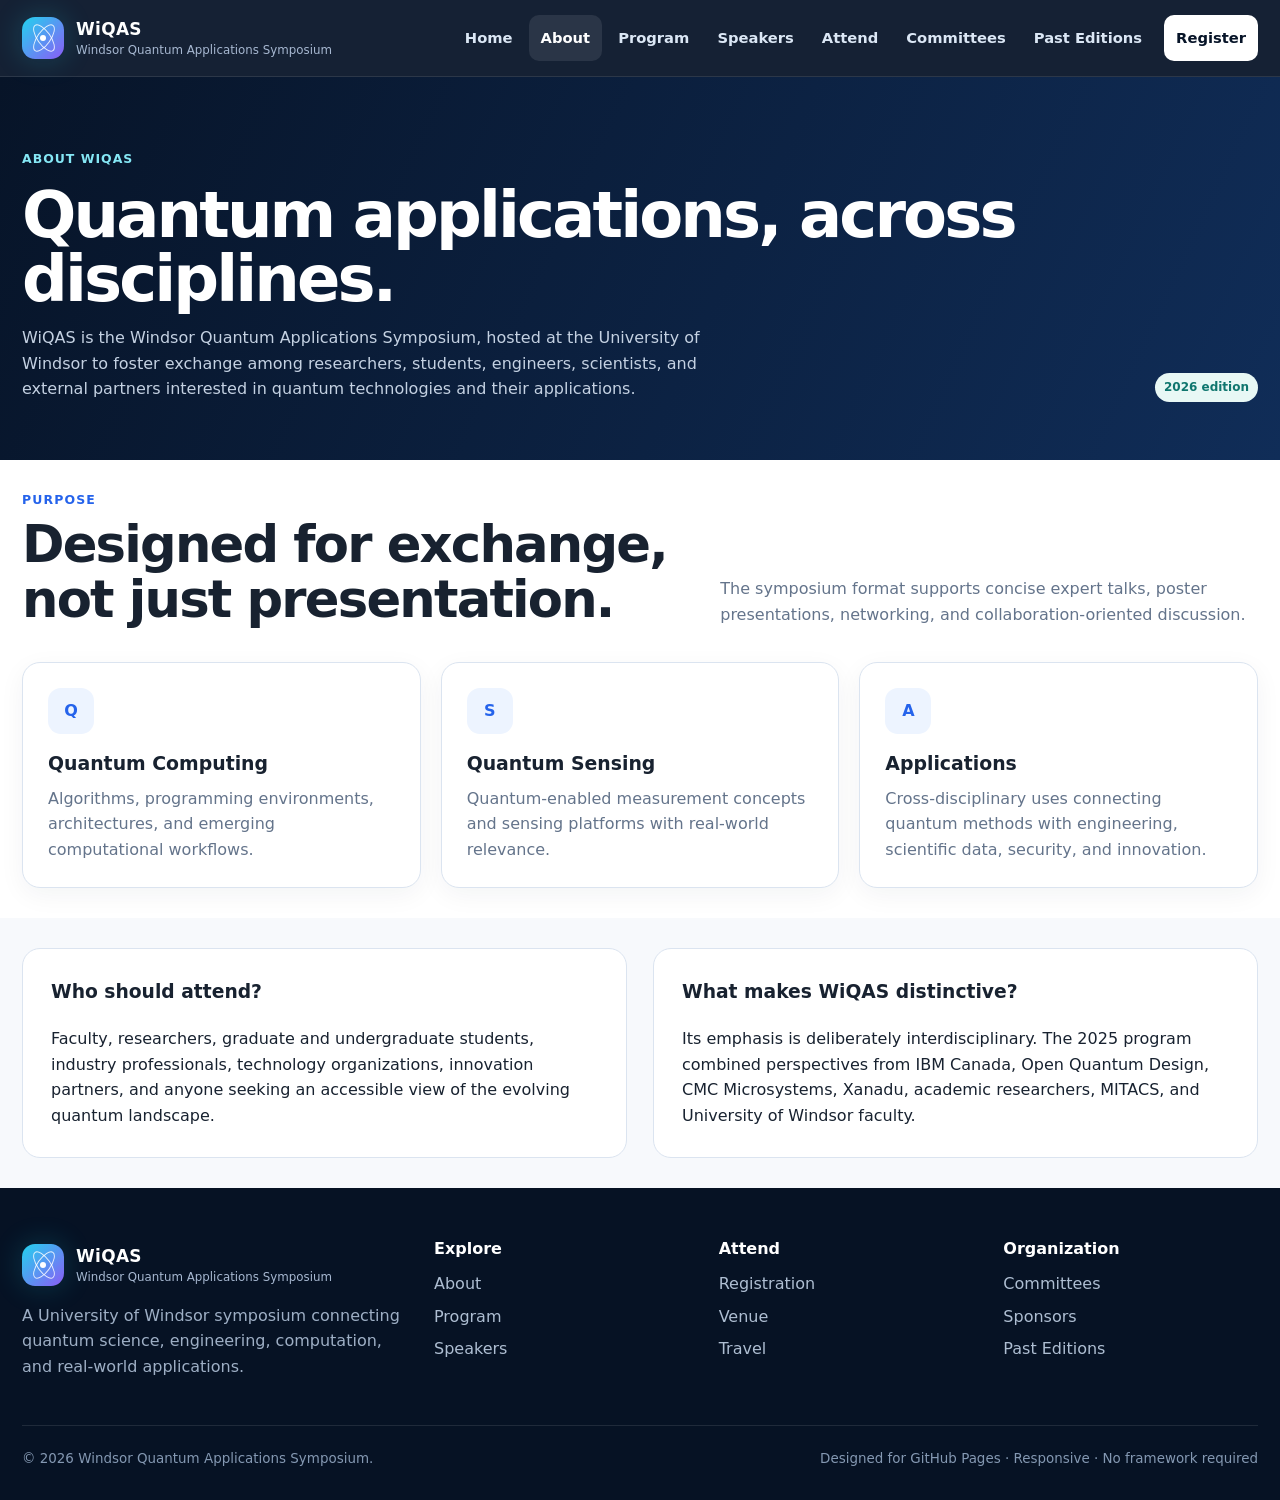
<file: about.html>
<!doctype html><html lang="en"><head><meta charset="utf-8"><meta name="viewport" content="width=device-width,initial-scale=1"><title>About | WiQAS</title><link rel="stylesheet" href="styles.css"></head><body><a class="skip-link" href="#main">Skip to content</a>
<header class="site-header">
  <div class="nav-wrap">
    <a class="brand" href="index.html" aria-label="WiQAS home">
      <span class="brand-mark" aria-hidden="true"><span class="brand-dot"></span></span>
      <span class="brand-text"><strong>WiQAS</strong><span>Windsor Quantum Applications Symposium</span></span>
    </a>
    <button class="menu-toggle" aria-label="Toggle navigation" aria-expanded="false">☰</button>
    <nav class="nav-links" aria-label="Primary navigation">
      <a href="index.html">Home</a>
      <a href="about.html">About</a>
      <a href="program.html">Program</a>
      <a href="speakers.html">Speakers</a>
      <a href="attend.html">Attend</a>
      <a href="organizers.html">Committees</a>
      <a href="past.html">Past Editions</a>
      <a class="nav-cta" href="attend.html#registration">Register</a>
    </nav>
  </div>
</header>
<main id="main"><section class="page-hero"><div class="container"><div><div class="page-tag">About WiQAS</div><h1>Quantum applications, across disciplines.</h1><p>WiQAS is the Windsor Quantum Applications Symposium, hosted at the University of Windsor to foster exchange among researchers, students, engineers, scientists, and external partners interested in quantum technologies and their applications.</p></div><span class="badge">2026 edition</span></div></section>
<section class="section"><div class="container"><div class="section-head"><div><div class="kicker">Purpose</div><h2>Designed for exchange, not just presentation.</h2></div><p>The symposium format supports concise expert talks, poster presentations, networking, and collaboration-oriented discussion.</p></div><div class="card-grid"><article class="card"><div class="icon-box">Q</div><h3>Quantum Computing</h3><p>Algorithms, programming environments, architectures, and emerging computational workflows.</p></article><article class="card"><div class="icon-box">S</div><h3>Quantum Sensing</h3><p>Quantum-enabled measurement concepts and sensing platforms with real-world relevance.</p></article><article class="card"><div class="icon-box">A</div><h3>Applications</h3><p>Cross-disciplinary uses connecting quantum methods with engineering, scientific data, security, and innovation.</p></article></div></div></section>
<section class="section alt"><div class="container two-col"><div class="content-card"><h3>Who should attend?</h3><p>Faculty, researchers, graduate and undergraduate students, industry professionals, technology organizations, innovation partners, and anyone seeking an accessible view of the evolving quantum landscape.</p></div><div class="content-card"><h3>What makes WiQAS distinctive?</h3><p>Its emphasis is deliberately interdisciplinary. The 2025 program combined perspectives from IBM Canada, Open Quantum Design, CMC Microsystems, Xanadu, academic researchers, MITACS, and University of Windsor faculty.</p></div></div></section>
</main><footer>
  <div class="footer-grid">
    <div class="footer-brand">
      <a class="brand" href="index.html"><span class="brand-mark" aria-hidden="true"><span class="brand-dot"></span></span><span class="brand-text"><strong>WiQAS</strong><span>Windsor Quantum Applications Symposium</span></span></a>
      <p>A University of Windsor symposium connecting quantum science, engineering, computation, and real-world applications.</p>
    </div>
    <div><h4>Explore</h4><a href="about.html">About</a><a href="program.html">Program</a><a href="speakers.html">Speakers</a></div>
    <div><h4>Attend</h4><a href="attend.html#registration">Registration</a><a href="attend.html#venue">Venue</a><a href="attend.html#travel">Travel</a></div>
    <div><h4>Organization</h4><a href="organizers.html">Committees</a><a href="organizers.html#sponsors">Sponsors</a><a href="past.html">Past Editions</a></div>
  </div>
  <div class="copyright"><span>© <span data-year></span> Windsor Quantum Applications Symposium.</span><span>Designed for GitHub Pages · Responsive · No framework required</span></div>
</footer>
<script src="script.js"></script></body></html>
</file>
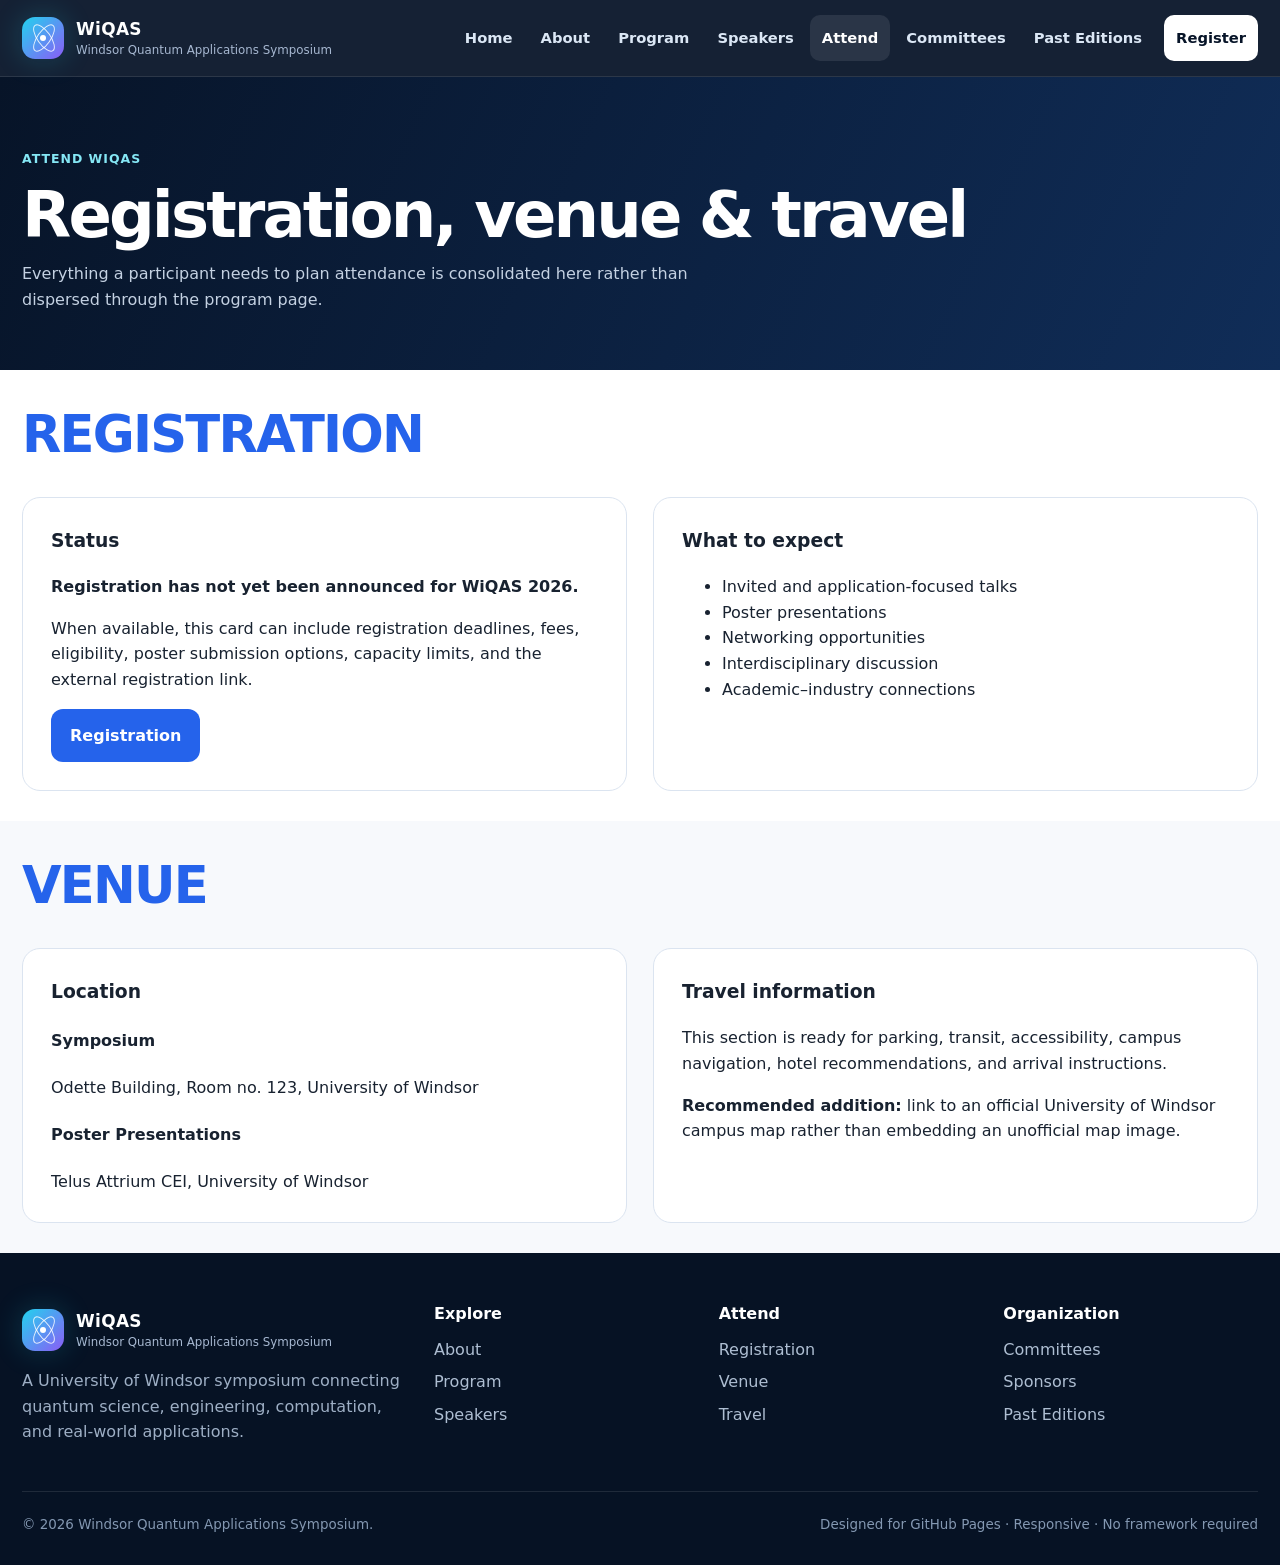
<file: attend.html>
<!doctype html><html lang="en"><head><meta charset="utf-8"><meta name="viewport" content="width=device-width,initial-scale=1"><title>Attend | WiQAS</title><link rel="stylesheet" href="styles.css"></head><body><a class="skip-link" href="#main">Skip to content</a>
<header class="site-header">
  <div class="nav-wrap">
    <a class="brand" href="index.html" aria-label="WiQAS home">
      <span class="brand-mark" aria-hidden="true"><span class="brand-dot"></span></span>
      <span class="brand-text"><strong>WiQAS</strong><span>Windsor Quantum Applications Symposium</span></span>
    </a>
    <button class="menu-toggle" aria-label="Toggle navigation" aria-expanded="false">☰</button>
    <nav class="nav-links" aria-label="Primary navigation">
      <a href="index.html">Home</a>
      <a href="about.html">About</a>
      <a href="program.html">Program</a>
      <a href="speakers.html">Speakers</a>
      <a href="attend.html">Attend</a>
      <a href="organizers.html">Committees</a>
      <a href="past.html">Past Editions</a>
      <a class="nav-cta" href="attend.html#registration">Register</a>
    </nav>
  </div>
</header>
<main id="main"><section class="page-hero"><div class="container"><div><div class="page-tag">Attend WiQAS</div><h1>Registration, venue & travel</h1><p>Everything a participant needs to plan attendance is consolidated here rather than dispersed through the program page.</p></div></div></section>
<section class="section" id="registration"><div class="container"><div class="section-head"><div><div class="kicker"><h2>Registration</h2></div></div></div><div class="two-col"><div class="content-card"><h3>Status</h3><p><strong>Registration has not yet been announced for WiQAS 2026.</strong></p><p>When available, this card can include registration deadlines, fees, eligibility, poster submission options, capacity limits, and the external registration link.</p><a class="btn btn-blue" href="#" onclick="return false" aria-disabled="true">Registration</a></div><div class="content-card"><h3>What to expect</h3><ul><li>Invited and application-focused talks</li><li>Poster presentations</li><li>Networking opportunities</li><li>Interdisciplinary discussion</li><li>Academic–industry connections</li></ul></div></div></div></section>
<section class="section alt" id="venue"><div class="container"><div class="section-head"><div><div class="kicker"><h2>Venue</h2></div></div></div><div class="two-col"><div class="content-card"><h3>Location</h3><h4>Symposium</h4><p>Odette Building, Room no. 123, University of Windsor</p><h4>Poster Presentations</h4><p>Telus Attrium CEI, University of Windsor</p></div><div class="content-card" id="travel"><h3>Travel information</h3><p>This section is ready for parking, transit, accessibility, campus navigation, hotel recommendations, and arrival instructions.</p><p><strong>Recommended addition:</strong> link to an official University of Windsor campus map rather than embedding an unofficial map image.</p></div></div></div></section>
</main><footer>
  <div class="footer-grid">
    <div class="footer-brand">
      <a class="brand" href="index.html"><span class="brand-mark" aria-hidden="true"><span class="brand-dot"></span></span><span class="brand-text"><strong>WiQAS</strong><span>Windsor Quantum Applications Symposium</span></span></a>
      <p>A University of Windsor symposium connecting quantum science, engineering, computation, and real-world applications.</p>
    </div>
    <div><h4>Explore</h4><a href="about.html">About</a><a href="program.html">Program</a><a href="speakers.html">Speakers</a></div>
    <div><h4>Attend</h4><a href="attend.html#registration">Registration</a><a href="attend.html#venue">Venue</a><a href="attend.html#travel">Travel</a></div>
    <div><h4>Organization</h4><a href="organizers.html">Committees</a><a href="organizers.html#sponsors">Sponsors</a><a href="past.html">Past Editions</a></div>
  </div>
  <div class="copyright"><span>© <span data-year></span> Windsor Quantum Applications Symposium.</span><span>Designed for GitHub Pages · Responsive · No framework required</span></div>
</footer>
<script src="script.js"></script></body></html>
</file>
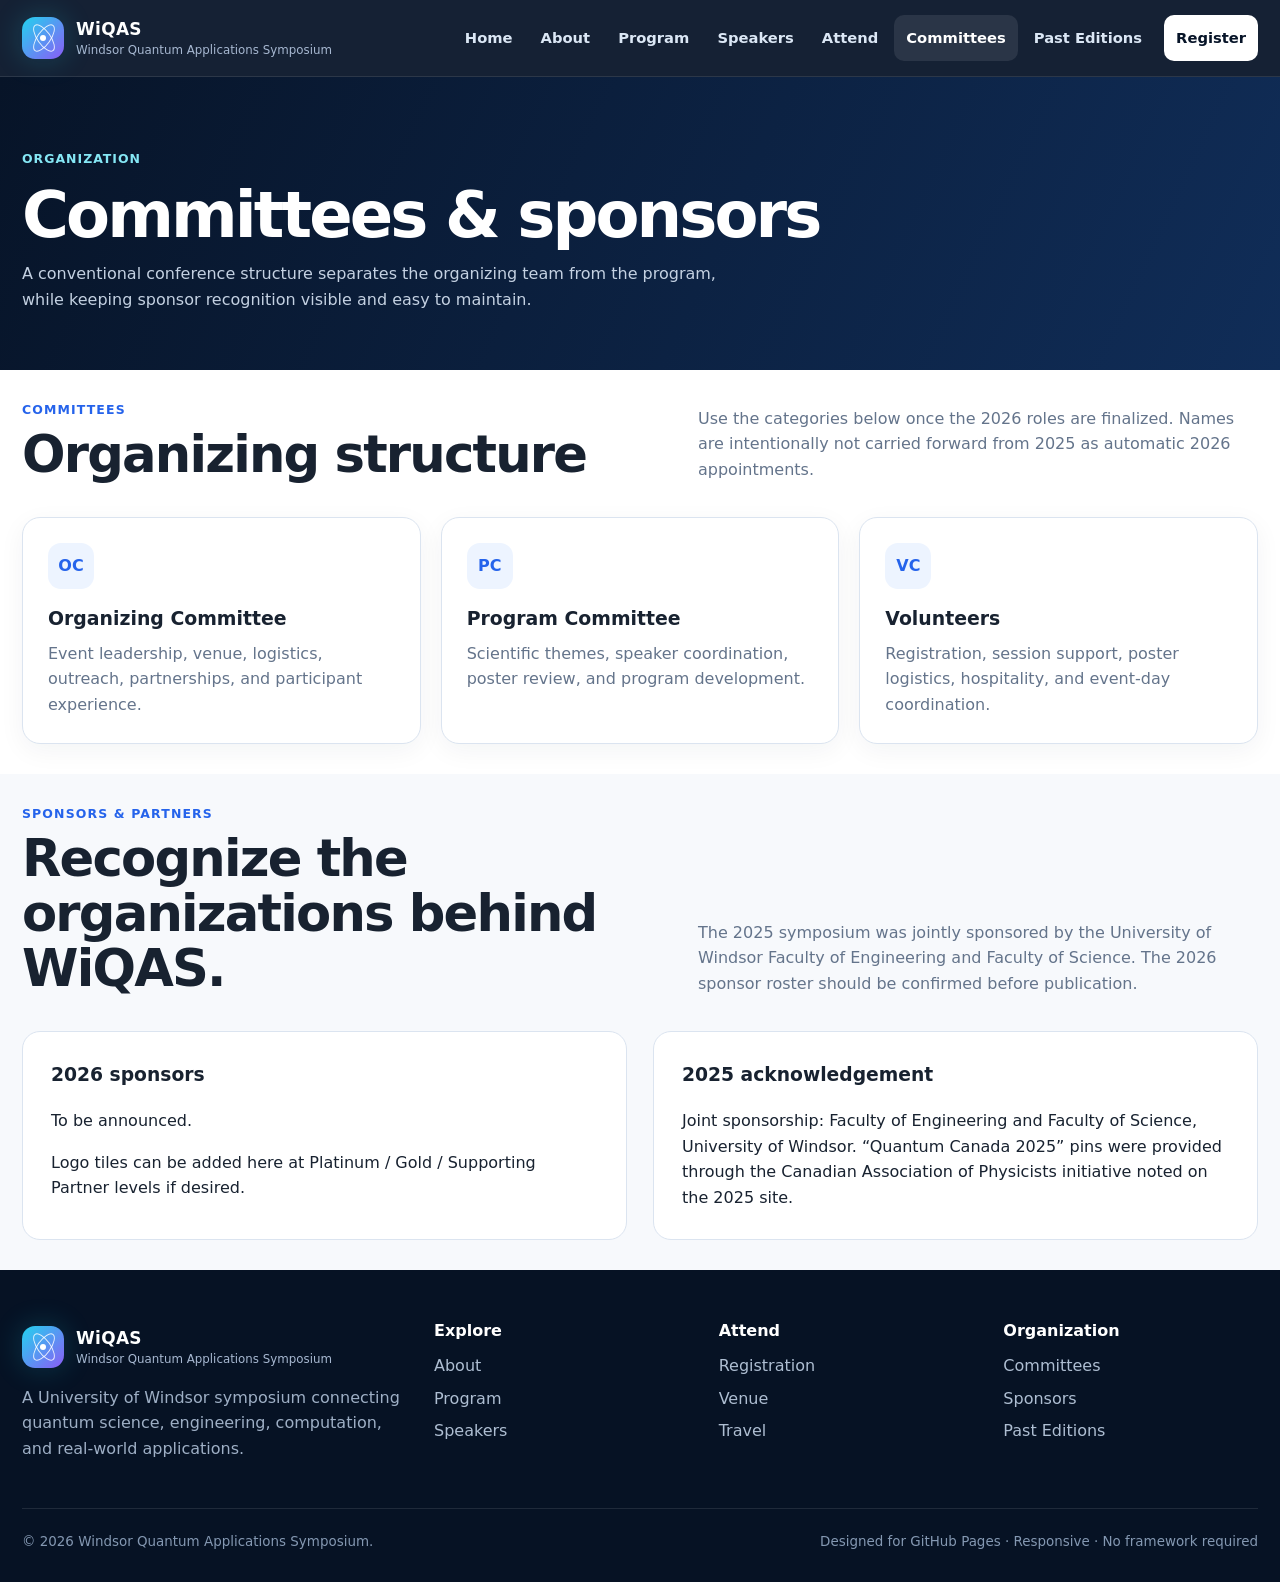
<file: organizers.html>
<!doctype html><html lang="en"><head><meta charset="utf-8"><meta name="viewport" content="width=device-width,initial-scale=1"><title>Committees & Sponsors | WiQAS</title><link rel="stylesheet" href="styles.css"></head><body><a class="skip-link" href="#main">Skip to content</a>
<header class="site-header">
  <div class="nav-wrap">
    <a class="brand" href="index.html" aria-label="WiQAS home">
      <span class="brand-mark" aria-hidden="true"><span class="brand-dot"></span></span>
      <span class="brand-text"><strong>WiQAS</strong><span>Windsor Quantum Applications Symposium</span></span>
    </a>
    <button class="menu-toggle" aria-label="Toggle navigation" aria-expanded="false">☰</button>
    <nav class="nav-links" aria-label="Primary navigation">
      <a href="index.html">Home</a>
      <a href="about.html">About</a>
      <a href="program.html">Program</a>
      <a href="speakers.html">Speakers</a>
      <a href="attend.html">Attend</a>
      <a href="organizers.html">Committees</a>
      <a href="past.html">Past Editions</a>
      <a class="nav-cta" href="attend.html#registration">Register</a>
    </nav>
  </div>
</header>
<main id="main"><section class="page-hero"><div class="container"><div><div class="page-tag">Organization</div><h1>Committees & sponsors</h1><p>A conventional conference structure separates the organizing team from the program, while keeping sponsor recognition visible and easy to maintain.</p></div></div></section>
<section class="section"><div class="container"><div class="section-head"><div><div class="kicker">Committees</div><h2>Organizing structure</h2></div><p>Use the categories below once the 2026 roles are finalized. Names are intentionally not carried forward from 2025 as automatic 2026 appointments.</p></div><div class="card-grid"><article class="card"><div class="icon-box">OC</div><h3>Organizing Committee</h3><p>Event leadership, venue, logistics, outreach, partnerships, and participant experience.</p></article><article class="card"><div class="icon-box">PC</div><h3>Program Committee</h3><p>Scientific themes, speaker coordination, poster review, and program development.</p></article><article class="card"><div class="icon-box">VC</div><h3>Volunteers</h3><p>Registration, session support, poster logistics, hospitality, and event-day coordination.</p></article></div></div></section>
<section class="section alt" id="sponsors"><div class="container"><div class="section-head"><div><div class="kicker">Sponsors & partners</div><h2>Recognize the organizations behind WiQAS.</h2></div><p>The 2025 symposium was jointly sponsored by the University of Windsor Faculty of Engineering and Faculty of Science. The 2026 sponsor roster should be confirmed before publication.</p></div><div class="two-col"><div class="content-card"><h3>2026 sponsors</h3><p>To be announced.</p><p>Logo tiles can be added here at Platinum / Gold / Supporting Partner levels if desired.</p></div><div class="content-card"><h3>2025 acknowledgement</h3><p>Joint sponsorship: Faculty of Engineering and Faculty of Science, University of Windsor. “Quantum Canada 2025” pins were provided through the Canadian Association of Physicists initiative noted on the 2025 site.</p></div></div></div></section>
</main><footer>
  <div class="footer-grid">
    <div class="footer-brand">
      <a class="brand" href="index.html"><span class="brand-mark" aria-hidden="true"><span class="brand-dot"></span></span><span class="brand-text"><strong>WiQAS</strong><span>Windsor Quantum Applications Symposium</span></span></a>
      <p>A University of Windsor symposium connecting quantum science, engineering, computation, and real-world applications.</p>
    </div>
    <div><h4>Explore</h4><a href="about.html">About</a><a href="program.html">Program</a><a href="speakers.html">Speakers</a></div>
    <div><h4>Attend</h4><a href="attend.html#registration">Registration</a><a href="attend.html#venue">Venue</a><a href="attend.html#travel">Travel</a></div>
    <div><h4>Organization</h4><a href="organizers.html">Committees</a><a href="organizers.html#sponsors">Sponsors</a><a href="past.html">Past Editions</a></div>
  </div>
  <div class="copyright"><span>© <span data-year></span> Windsor Quantum Applications Symposium.</span><span>Designed for GitHub Pages · Responsive · No framework required</span></div>
</footer>
<script src="script.js"></script></body></html>
</file>
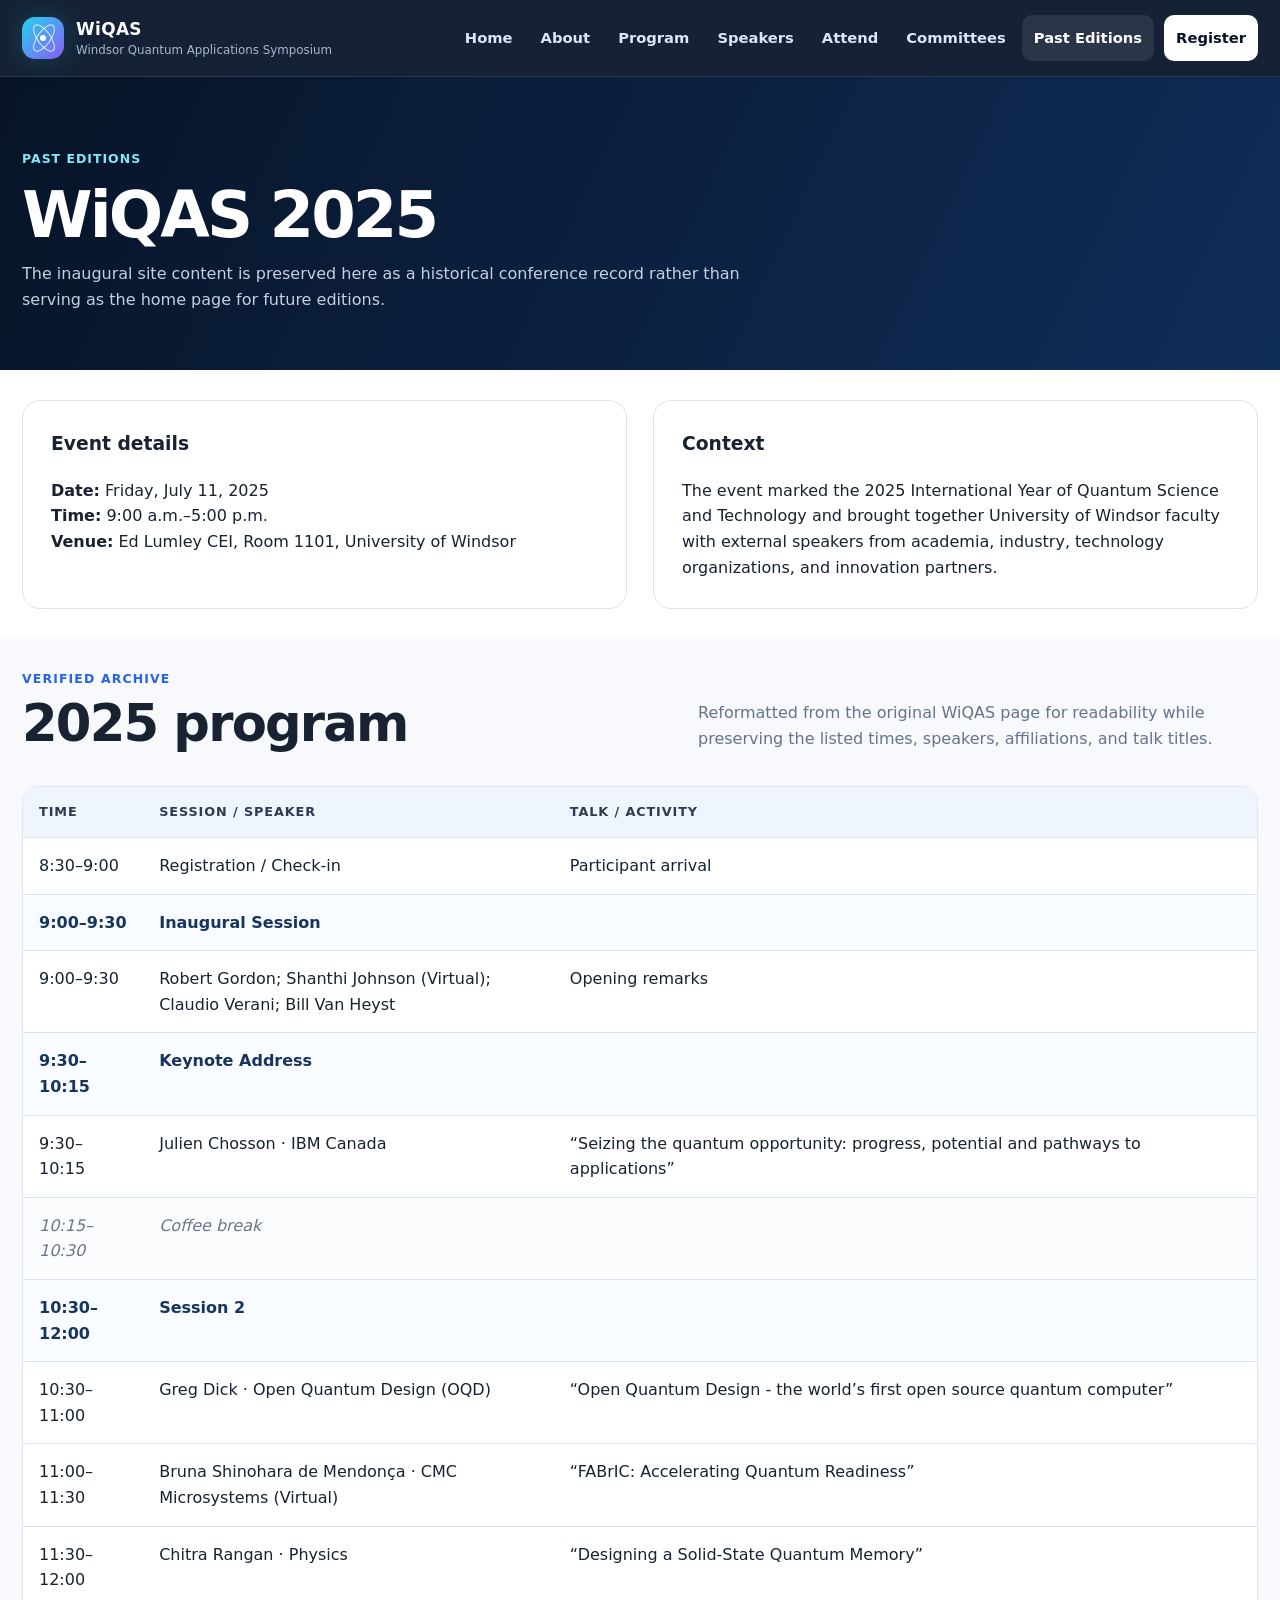
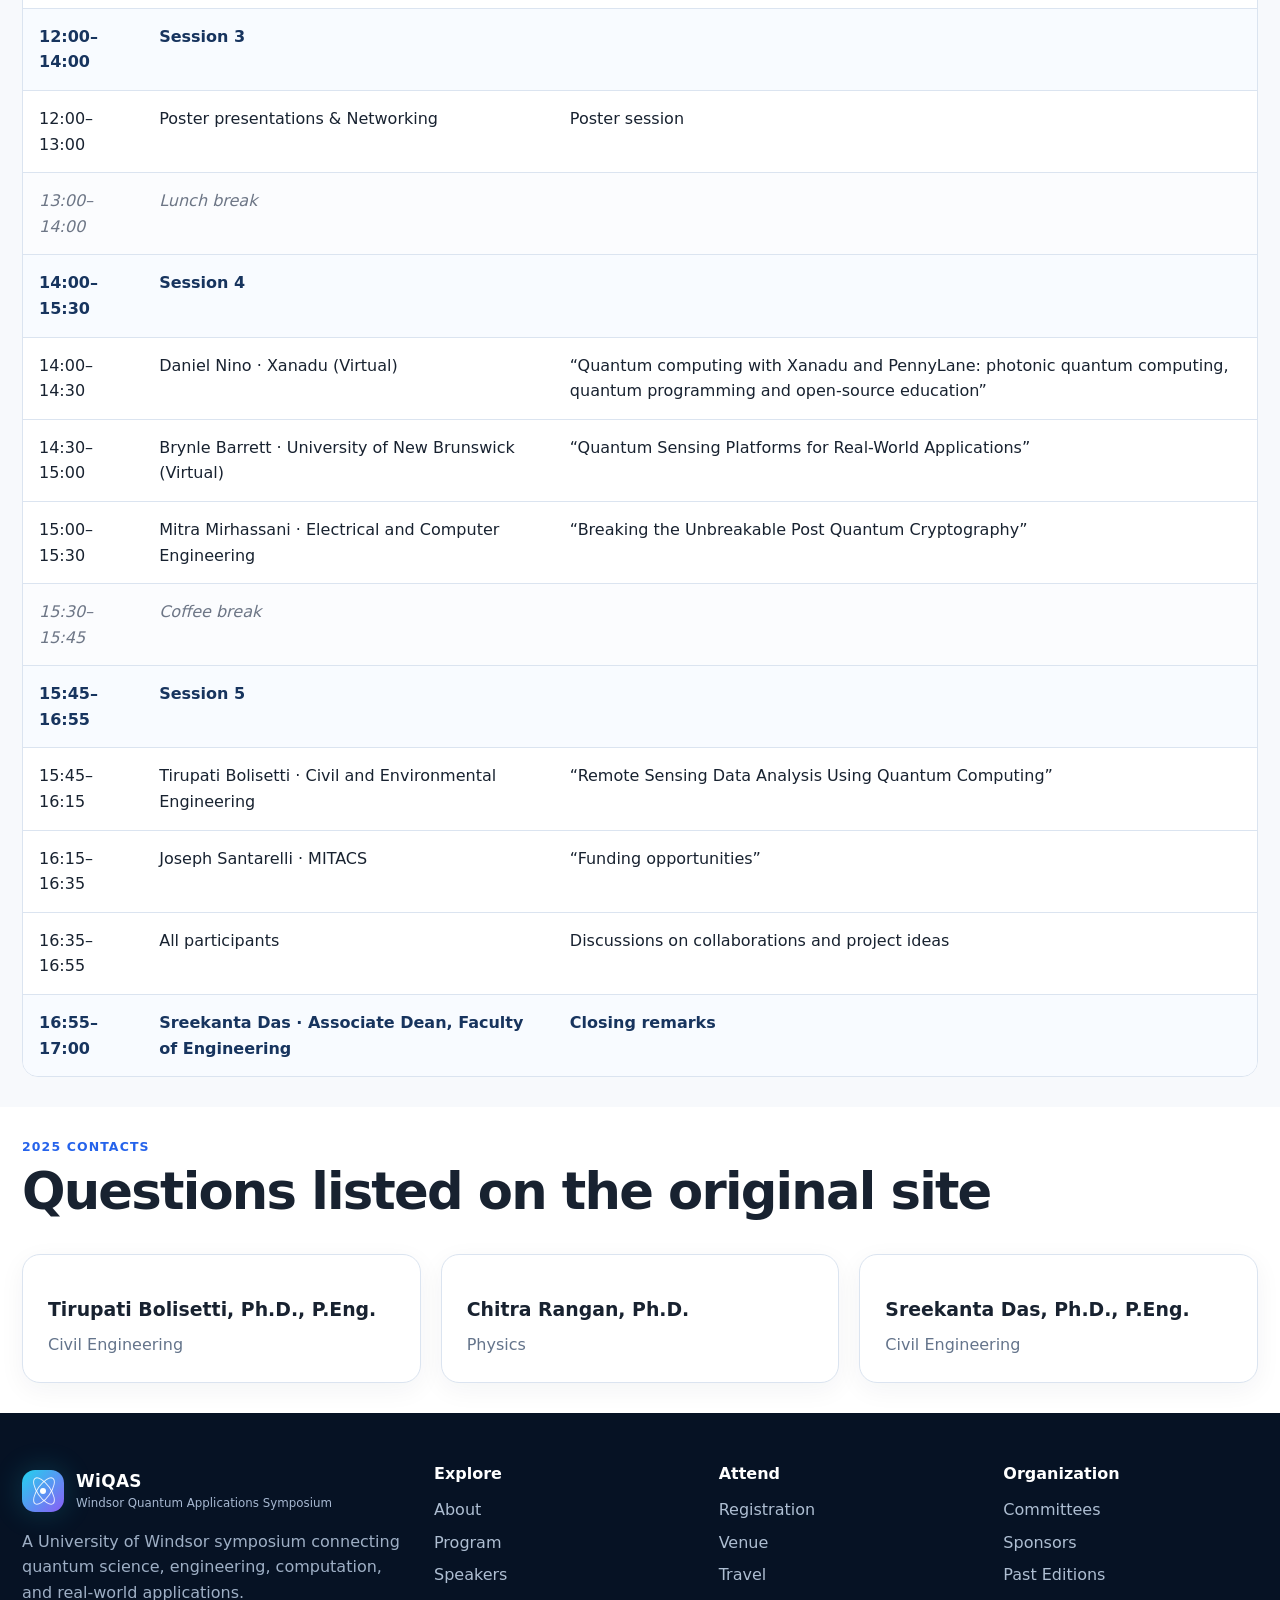
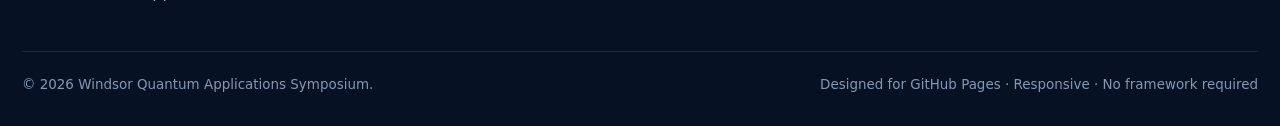
<file: past.html>
<!doctype html><html lang="en"><head><meta charset="utf-8"><meta name="viewport" content="width=device-width,initial-scale=1"><title>Past Editions | WiQAS</title><link rel="stylesheet" href="styles.css"></head><body><a class="skip-link" href="#main">Skip to content</a>
<header class="site-header">
  <div class="nav-wrap">
    <a class="brand" href="index.html" aria-label="WiQAS home">
      <span class="brand-mark" aria-hidden="true"><span class="brand-dot"></span></span>
      <span class="brand-text"><strong>WiQAS</strong><span>Windsor Quantum Applications Symposium</span></span>
    </a>
    <button class="menu-toggle" aria-label="Toggle navigation" aria-expanded="false">☰</button>
    <nav class="nav-links" aria-label="Primary navigation">
      <a href="index.html">Home</a>
      <a href="about.html">About</a>
      <a href="program.html">Program</a>
      <a href="speakers.html">Speakers</a>
      <a href="attend.html">Attend</a>
      <a href="organizers.html">Committees</a>
      <a href="past.html">Past Editions</a>
      <a class="nav-cta" href="attend.html#registration">Register</a>
    </nav>
  </div>
</header>
<main id="main"><section class="page-hero"><div class="container"><div><div class="page-tag">Past Editions</div><h1>WiQAS 2025</h1><p>The inaugural site content is preserved here as a historical conference record rather than serving as the home page for future editions.</p></div></div></section>
<section class="section"><div class="container"><div class="two-col"><div class="content-card"><h3>Event details</h3><p><strong>Date:</strong> Friday, July 11, 2025<br><strong>Time:</strong> 9:00 a.m.–5:00 p.m.<br><strong>Venue:</strong> Ed Lumley CEI, Room 1101, University of Windsor</p></div><div class="content-card"><h3>Context</h3><p>The event marked the 2025 International Year of Quantum Science and Technology and brought together University of Windsor faculty with external speakers from academia, industry, technology organizations, and innovation partners.</p></div></div></div></section>
<section class="section alt" id="program-2025"><div class="container"><div class="section-head"><div><div class="kicker">Verified archive</div><h2>2025 program</h2></div><p>Reformatted from the original WiQAS page for readability while preserving the listed times, speakers, affiliations, and talk titles.</p></div><div class="table-wrap"><table class="program-table"><thead><tr><th>Time</th><th>Session / Speaker</th><th>Talk / Activity</th></tr></thead><tbody>
<tr><td>8:30–9:00</td><td>Registration / Check-in</td><td>Participant arrival</td></tr>
<tr class="session-row"><td>9:00–9:30</td><td colspan="2">Inaugural Session</td></tr>
<tr><td>9:00–9:30</td><td>Robert Gordon; Shanthi Johnson (Virtual); Claudio Verani; Bill Van Heyst</td><td>Opening remarks</td></tr>
<tr class="session-row"><td>9:30–10:15</td><td colspan="2">Keynote Address</td></tr>
<tr><td>9:30–10:15</td><td>Julien Chosson · IBM Canada</td><td>“Seizing the quantum opportunity: progress, potential and pathways to applications”</td></tr>
<tr class="break-row"><td>10:15–10:30</td><td colspan="2">Coffee break</td></tr>
<tr class="session-row"><td>10:30–12:00</td><td colspan="2">Session 2</td></tr>
<tr><td>10:30–11:00</td><td>Greg Dick · Open Quantum Design (OQD)</td><td>“Open Quantum Design - the world’s first open source quantum computer”</td></tr>
<tr><td>11:00–11:30</td><td>Bruna Shinohara de Mendonça · CMC Microsystems (Virtual)</td><td>“FABrIC: Accelerating Quantum Readiness”</td></tr>
<tr><td>11:30–12:00</td><td>Chitra Rangan · Physics</td><td>“Designing a Solid-State Quantum Memory”</td></tr>
<tr class="session-row"><td>12:00–14:00</td><td colspan="2">Session 3</td></tr>
<tr><td>12:00–13:00</td><td>Poster presentations & Networking</td><td>Poster session</td></tr>
<tr class="break-row"><td>13:00–14:00</td><td colspan="2">Lunch break</td></tr>
<tr class="session-row"><td>14:00–15:30</td><td colspan="2">Session 4</td></tr>
<tr><td>14:00–14:30</td><td>Daniel Nino · Xanadu (Virtual)</td><td>“Quantum computing with Xanadu and PennyLane: photonic quantum computing, quantum programming and open-source education”</td></tr>
<tr><td>14:30–15:00</td><td>Brynle Barrett · University of New Brunswick (Virtual)</td><td>“Quantum Sensing Platforms for Real-World Applications”</td></tr>
<tr><td>15:00–15:30</td><td>Mitra Mirhassani · Electrical and Computer Engineering</td><td>“Breaking the Unbreakable Post Quantum Cryptography”</td></tr>
<tr class="break-row"><td>15:30–15:45</td><td colspan="2">Coffee break</td></tr>
<tr class="session-row"><td>15:45–16:55</td><td colspan="2">Session 5</td></tr>
<tr><td>15:45–16:15</td><td>Tirupati Bolisetti · Civil and Environmental Engineering</td><td>“Remote Sensing Data Analysis Using Quantum Computing”</td></tr>
<tr><td>16:15–16:35</td><td>Joseph Santarelli · MITACS</td><td>“Funding opportunities”</td></tr>
<tr><td>16:35–16:55</td><td>All participants</td><td>Discussions on collaborations and project ideas</td></tr>
<tr class="session-row"><td>16:55–17:00</td><td>Sreekanta Das · Associate Dean, Faculty of Engineering</td><td>Closing remarks</td></tr>
</tbody></table></div></div></section>
<section class="section"><div class="container"><div class="section-head"><div><div class="kicker">2025 contacts</div><h2>Questions listed on the original site</h2></div></div><div class="card-grid"><article class="card"><h3>Tirupati Bolisetti, Ph.D., P.Eng.</h3><p>Civil Engineering</p></article><article class="card"><h3>Chitra Rangan, Ph.D.</h3><p>Physics</p></article><article class="card"><h3>Sreekanta Das, Ph.D., P.Eng.</h3><p>Civil Engineering</p></article></div></div></section>
</main><footer>
  <div class="footer-grid">
    <div class="footer-brand">
      <a class="brand" href="index.html"><span class="brand-mark" aria-hidden="true"><span class="brand-dot"></span></span><span class="brand-text"><strong>WiQAS</strong><span>Windsor Quantum Applications Symposium</span></span></a>
      <p>A University of Windsor symposium connecting quantum science, engineering, computation, and real-world applications.</p>
    </div>
    <div><h4>Explore</h4><a href="about.html">About</a><a href="program.html">Program</a><a href="speakers.html">Speakers</a></div>
    <div><h4>Attend</h4><a href="attend.html#registration">Registration</a><a href="attend.html#venue">Venue</a><a href="attend.html#travel">Travel</a></div>
    <div><h4>Organization</h4><a href="organizers.html">Committees</a><a href="organizers.html#sponsors">Sponsors</a><a href="past.html">Past Editions</a></div>
  </div>
  <div class="copyright"><span>© <span data-year></span> Windsor Quantum Applications Symposium.</span><span>Designed for GitHub Pages · Responsive · No framework required</span></div>
</footer>
<script src="script.js"></script></body></html>
</file>
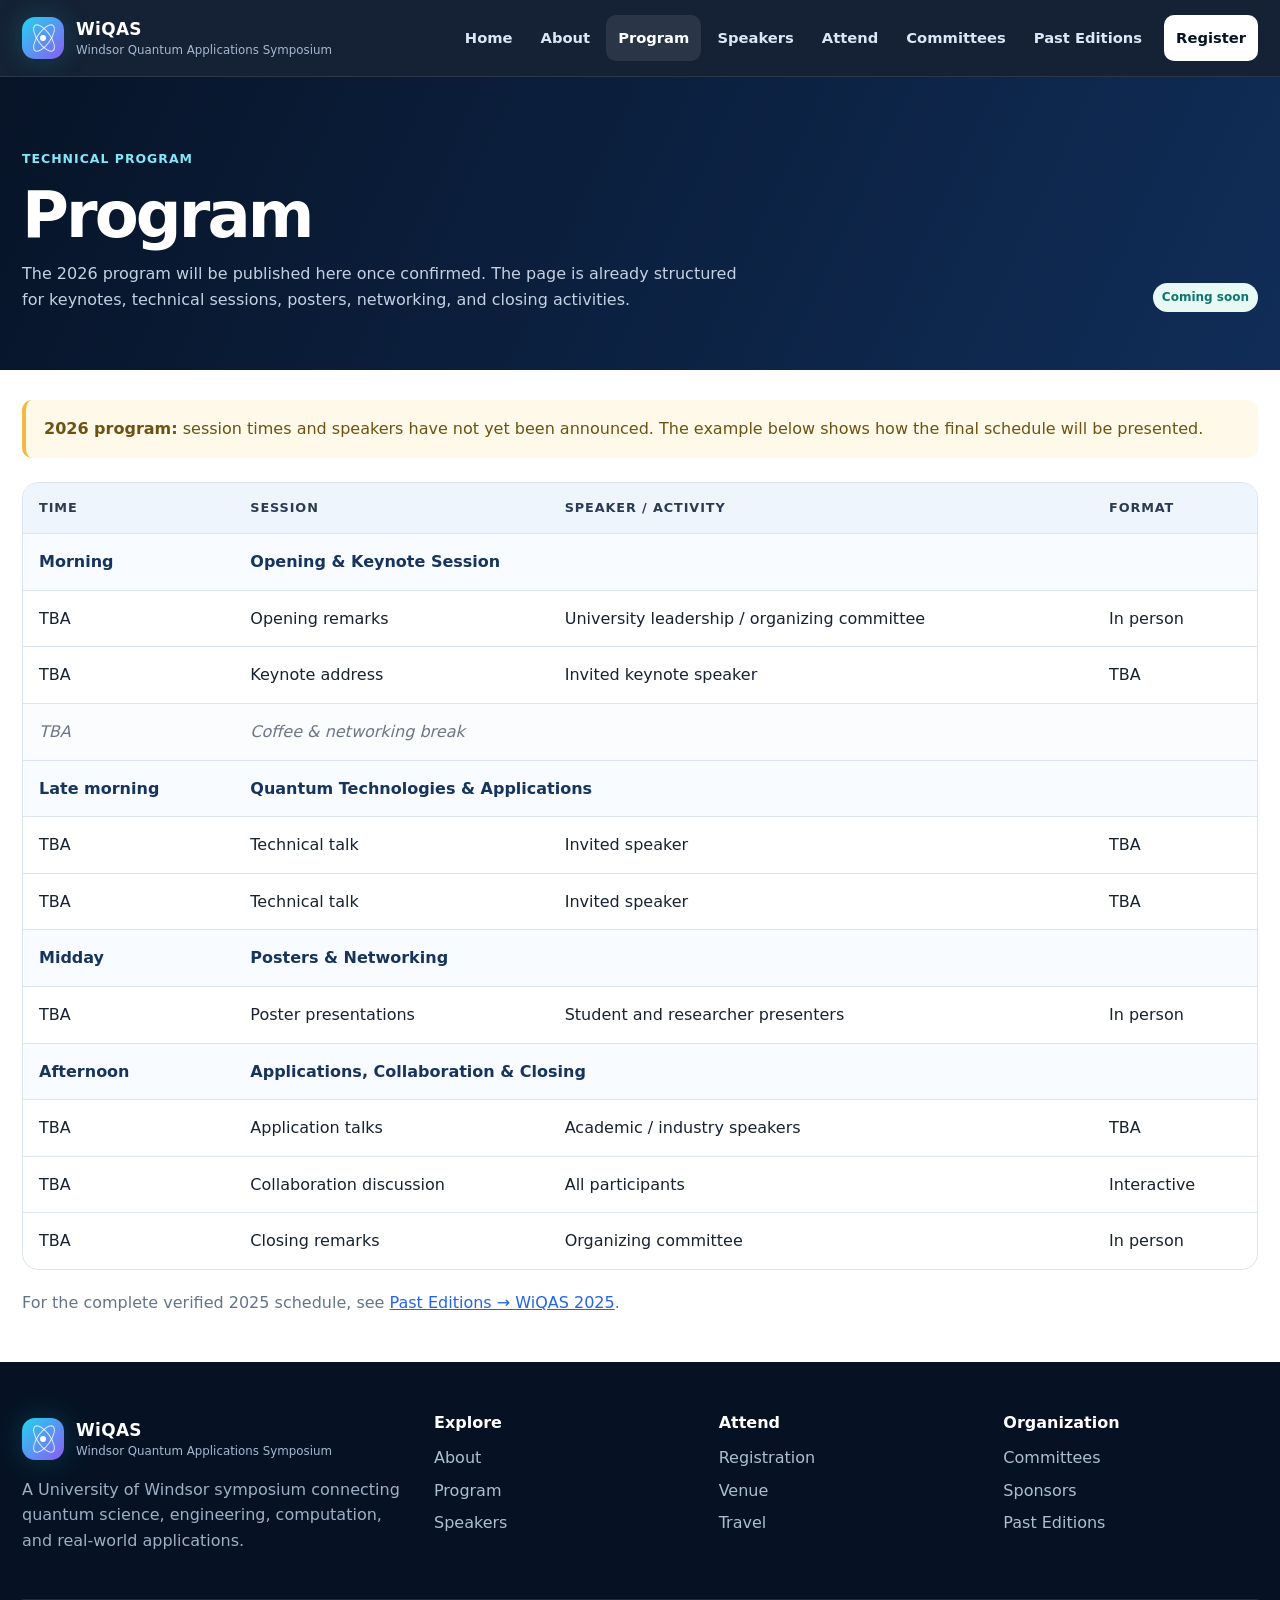
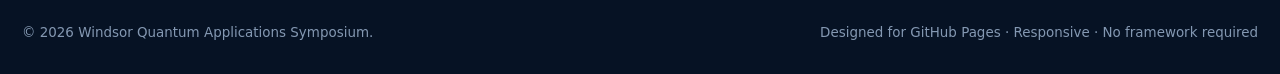
<file: program.html>
<!doctype html><html lang="en"><head><meta charset="utf-8"><meta name="viewport" content="width=device-width,initial-scale=1"><title>Program | WiQAS</title><link rel="stylesheet" href="styles.css"></head><body><a class="skip-link" href="#main">Skip to content</a>
<header class="site-header">
  <div class="nav-wrap">
    <a class="brand" href="index.html" aria-label="WiQAS home">
      <span class="brand-mark" aria-hidden="true"><span class="brand-dot"></span></span>
      <span class="brand-text"><strong>WiQAS</strong><span>Windsor Quantum Applications Symposium</span></span>
    </a>
    <button class="menu-toggle" aria-label="Toggle navigation" aria-expanded="false">☰</button>
    <nav class="nav-links" aria-label="Primary navigation">
      <a href="index.html">Home</a>
      <a href="about.html">About</a>
      <a href="program.html">Program</a>
      <a href="speakers.html">Speakers</a>
      <a href="attend.html">Attend</a>
      <a href="organizers.html">Committees</a>
      <a href="past.html">Past Editions</a>
      <a class="nav-cta" href="attend.html#registration">Register</a>
    </nav>
  </div>
</header>
<main id="main"><section class="page-hero"><div class="container"><div><div class="page-tag">Technical Program</div><h1>Program</h1><p>The 2026 program will be published here once confirmed. The page is already structured for keynotes, technical sessions, posters, networking, and closing activities.</p></div><span class="badge">Coming soon</span></div></section>
<section class="section"><div class="container"><div class="notice"><strong>2026 program:</strong> session times and speakers have not yet been announced. The example below shows how the final schedule will be presented.</div><div style="height:24px"></div><div class="table-wrap"><table class="program-table"><thead><tr><th>Time</th><th>Session</th><th>Speaker / Activity</th><th>Format</th></tr></thead><tbody><tr class="session-row"><td>Morning</td><td colspan="3">Opening & Keynote Session</td></tr><tr><td>TBA</td><td>Opening remarks</td><td>University leadership / organizing committee</td><td>In person</td></tr><tr><td>TBA</td><td>Keynote address</td><td>Invited keynote speaker</td><td>TBA</td></tr><tr class="break-row"><td>TBA</td><td colspan="3">Coffee & networking break</td></tr><tr class="session-row"><td>Late morning</td><td colspan="3">Quantum Technologies & Applications</td></tr><tr><td>TBA</td><td>Technical talk</td><td>Invited speaker</td><td>TBA</td></tr><tr><td>TBA</td><td>Technical talk</td><td>Invited speaker</td><td>TBA</td></tr><tr class="session-row"><td>Midday</td><td colspan="3">Posters & Networking</td></tr><tr><td>TBA</td><td>Poster presentations</td><td>Student and researcher presenters</td><td>In person</td></tr><tr class="session-row"><td>Afternoon</td><td colspan="3">Applications, Collaboration & Closing</td></tr><tr><td>TBA</td><td>Application talks</td><td>Academic / industry speakers</td><td>TBA</td></tr><tr><td>TBA</td><td>Collaboration discussion</td><td>All participants</td><td>Interactive</td></tr><tr><td>TBA</td><td>Closing remarks</td><td>Organizing committee</td><td>In person</td></tr></tbody></table></div><p style="margin-top:20px;color:var(--muted)">For the complete verified 2025 schedule, see <a href="past.html#program-2025" style="color:var(--blue)">Past Editions → WiQAS 2025</a>.</p></div></section>
</main><footer>
  <div class="footer-grid">
    <div class="footer-brand">
      <a class="brand" href="index.html"><span class="brand-mark" aria-hidden="true"><span class="brand-dot"></span></span><span class="brand-text"><strong>WiQAS</strong><span>Windsor Quantum Applications Symposium</span></span></a>
      <p>A University of Windsor symposium connecting quantum science, engineering, computation, and real-world applications.</p>
    </div>
    <div><h4>Explore</h4><a href="about.html">About</a><a href="program.html">Program</a><a href="speakers.html">Speakers</a></div>
    <div><h4>Attend</h4><a href="attend.html#registration">Registration</a><a href="attend.html#venue">Venue</a><a href="attend.html#travel">Travel</a></div>
    <div><h4>Organization</h4><a href="organizers.html">Committees</a><a href="organizers.html#sponsors">Sponsors</a><a href="past.html">Past Editions</a></div>
  </div>
  <div class="copyright"><span>© <span data-year></span> Windsor Quantum Applications Symposium.</span><span>Designed for GitHub Pages · Responsive · No framework required</span></div>
</footer>
<script src="script.js"></script></body></html>
</file>
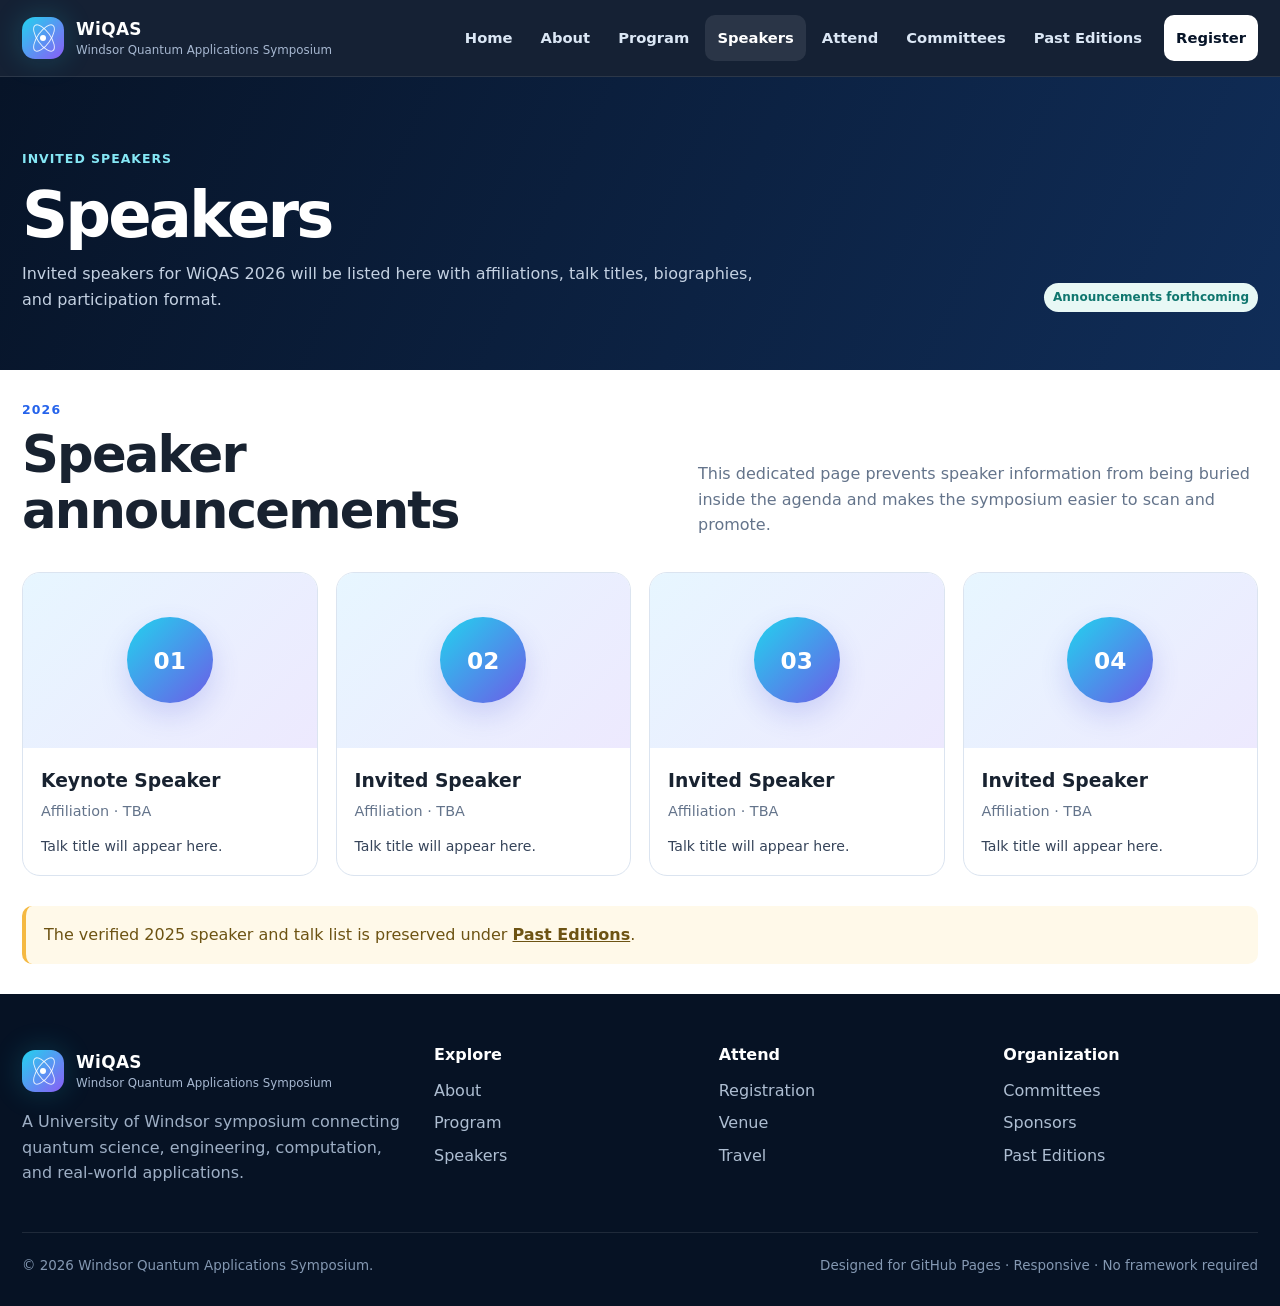
<file: speakers.html>
<!doctype html><html lang="en"><head><meta charset="utf-8"><meta name="viewport" content="width=device-width,initial-scale=1"><title>Speakers | WiQAS</title><link rel="stylesheet" href="styles.css"></head><body><a class="skip-link" href="#main">Skip to content</a>
<header class="site-header">
  <div class="nav-wrap">
    <a class="brand" href="index.html" aria-label="WiQAS home">
      <span class="brand-mark" aria-hidden="true"><span class="brand-dot"></span></span>
      <span class="brand-text"><strong>WiQAS</strong><span>Windsor Quantum Applications Symposium</span></span>
    </a>
    <button class="menu-toggle" aria-label="Toggle navigation" aria-expanded="false">☰</button>
    <nav class="nav-links" aria-label="Primary navigation">
      <a href="index.html">Home</a>
      <a href="about.html">About</a>
      <a href="program.html">Program</a>
      <a href="speakers.html">Speakers</a>
      <a href="attend.html">Attend</a>
      <a href="organizers.html">Committees</a>
      <a href="past.html">Past Editions</a>
      <a class="nav-cta" href="attend.html#registration">Register</a>
    </nav>
  </div>
</header>
<main id="main"><section class="page-hero"><div class="container"><div><div class="page-tag">Invited Speakers</div><h1>Speakers</h1><p>Invited speakers for WiQAS 2026 will be listed here with affiliations, talk titles, biographies, and participation format.</p></div><span class="badge">Announcements forthcoming</span></div></section>
<section class="section"><div class="container"><div class="section-head"><div><div class="kicker">2026</div><h2>Speaker announcements</h2></div><p>This dedicated page prevents speaker information from being buried inside the agenda and makes the symposium easier to scan and promote.</p></div><div class="speaker-grid"><article class="speaker"><div class="speaker-art"><div class="avatar">01</div></div><div class="speaker-body"><h3>Keynote Speaker</h3><p>Affiliation · TBA</p><div class="talk">Talk title will appear here.</div></div></article><article class="speaker"><div class="speaker-art"><div class="avatar">02</div></div><div class="speaker-body"><h3>Invited Speaker</h3><p>Affiliation · TBA</p><div class="talk">Talk title will appear here.</div></div></article><article class="speaker"><div class="speaker-art"><div class="avatar">03</div></div><div class="speaker-body"><h3>Invited Speaker</h3><p>Affiliation · TBA</p><div class="talk">Talk title will appear here.</div></div></article><article class="speaker"><div class="speaker-art"><div class="avatar">04</div></div><div class="speaker-body"><h3>Invited Speaker</h3><p>Affiliation · TBA</p><div class="talk">Talk title will appear here.</div></div></article></div><div style="margin-top:30px" class="notice">The verified 2025 speaker and talk list is preserved under <a href="past.html" style="font-weight:800">Past Editions</a>.</div></div></section>
</main><footer>
  <div class="footer-grid">
    <div class="footer-brand">
      <a class="brand" href="index.html"><span class="brand-mark" aria-hidden="true"><span class="brand-dot"></span></span><span class="brand-text"><strong>WiQAS</strong><span>Windsor Quantum Applications Symposium</span></span></a>
      <p>A University of Windsor symposium connecting quantum science, engineering, computation, and real-world applications.</p>
    </div>
    <div><h4>Explore</h4><a href="about.html">About</a><a href="program.html">Program</a><a href="speakers.html">Speakers</a></div>
    <div><h4>Attend</h4><a href="attend.html#registration">Registration</a><a href="attend.html#venue">Venue</a><a href="attend.html#travel">Travel</a></div>
    <div><h4>Organization</h4><a href="organizers.html">Committees</a><a href="organizers.html#sponsors">Sponsors</a><a href="past.html">Past Editions</a></div>
  </div>
  <div class="copyright"><span>© <span data-year></span> Windsor Quantum Applications Symposium.</span><span>Designed for GitHub Pages · Responsive · No framework required</span></div>
</footer>
<script src="script.js"></script></body></html>
</file>
<file: styles.css>
:root {
  --navy: #071428;
  --navy-2: #0d2242;
  --blue: #2563eb;
  --cyan: #22d3ee;
  --violet: #8b5cf6;
  --gold: #f5b942;
  --ink: #182230;
  --muted: #64748b;
  --line: #dbe4f0;
  --paper: #f7f9fc;
  --white: #ffffff;
  --success: #0f766e;
  --radius: 18px;
  --shadow: 0 18px 50px rgba(15, 35, 65, .12);
  --max: 1500px;
}

* { box-sizing: border-box; }
html { scroll-behavior: smooth; }
body {
  margin: 0;
  font-family: Inter, ui-sans-serif, system-ui, -apple-system, BlinkMacSystemFont, "Segoe UI", sans-serif;
  color: var(--ink);
  background: var(--white);
  line-height: 1.6;
}
a { color: inherit; }
img { max-width: 100%; }
button, input { font: inherit; }

.skip-link {
  position: absolute; left: -999px; top: 0; z-index: 999;
  background: #fff; padding: .75rem 1rem; color: #000;
}
.skip-link:focus { left: 1rem; top: 1rem; }

.site-header {
  position: sticky; top: 0; z-index: 1000;
  background: rgba(7,20,40,.94);
  backdrop-filter: blur(14px);
  border-bottom: 1px solid rgba(255,255,255,.1);
}
.nav-wrap {
  max-width: var(--max); margin: auto; min-height: 76px; padding: 0 22px;
  display: flex; align-items: center; justify-content: space-between; gap: 24px;
}
.brand { display: flex; align-items: center; gap: 12px; text-decoration: none; color: white; }
.brand-mark {
  width: 42px; height: 42px; border-radius: 13px; position: relative; overflow: hidden;
  background: linear-gradient(135deg, var(--cyan), var(--violet)); box-shadow: 0 0 30px rgba(34,211,238,.2);
}
.brand-mark::before, .brand-mark::after {
  content: ""; position: absolute; border: 1.5px solid rgba(255,255,255,.85); border-radius: 50%;
  width: 30px; height: 12px; left: 6px; top: 14px;
}
.brand-mark::before { transform: rotate(55deg); }
.brand-mark::after { transform: rotate(-55deg); }
.brand-dot { position:absolute; width:6px; height:6px; border-radius:50%; background:#fff; left:18px; top:18px; }
.brand-text strong { display: block; font-size: 1.06rem; letter-spacing: .02em; }
.brand-text span { display: block; color: #a7b8d1; font-size: .74rem; margin-top: -2px; }

.nav-links { display: flex; align-items: center; gap: 4px; }
.nav-links a {
  color: #dbe7f5; text-decoration: none; font-weight: 650; font-size: .92rem;
  padding: 11px 12px; border-radius: 10px; transition: .2s ease;
}
.nav-links a:hover, .nav-links a.active { color: white; background: rgba(255,255,255,.09); }
.nav-links .nav-cta { background: white; color: var(--navy); margin-left: 6px; }
.nav-links .nav-cta:hover { background: #e8f7ff; color: var(--navy); }
.menu-toggle { display:none; background:none; border:0; color:white; font-size:1.5rem; cursor:pointer; }

.hero {
  color: white; position: relative; overflow: hidden;
  background:
    radial-gradient(circle at 86% 16%, rgba(34,211,238,.18), transparent 26%),
    radial-gradient(circle at 72% 78%, rgba(139,92,246,.2), transparent 29%),
    linear-gradient(115deg, #061224 0%, #0d2242 62%, #122953 100%);
}
.hero::before {
  content:""; position:absolute; inset:0; opacity:.22;
  background-image:
    linear-gradient(rgba(255,255,255,.06) 1px, transparent 1px),
    linear-gradient(90deg, rgba(255,255,255,.06) 1px, transparent 1px);
  background-size: 44px 44px;
  mask-image: linear-gradient(to right, transparent 0, black 35%, black 100%);
}
.hero-inner {
  max-width: var(--max); margin:auto; padding: 30px 22px 30px;
  display:grid; grid-template-columns: 1.15fr .85fr; gap: 58px; align-items:center; position:relative;
}
.eyebrow {
  display:inline-flex; align-items:center; gap:8px; padding:7px 11px; border-radius:999px;
  color:#c9f5ff; background:rgba(34,211,238,.1); border:1px solid rgba(34,211,238,.28);
  font-size:.82rem; font-weight:750; letter-spacing:.08em; text-transform:uppercase;
}
.hero h1 { font-size: clamp(2rem, 3vw, 5.2rem); line-height:.99; margin: 22px 0 20px; letter-spacing:-.045em; max-width:800px; }
.hero h1 span { display:block; background:linear-gradient(90deg,#73e7fb,#b6a2ff); -webkit-background-clip:text; color:transparent; }
.hero-copy { font-size:1.14rem; color:#c7d5e6; max-width:720px; }
.hero-actions { display:flex; flex-wrap:wrap; gap:12px; margin-top:30px; }
.btn {
  display:inline-flex; align-items:center; justify-content:center; gap:8px; padding:13px 18px;
  border-radius:12px; font-weight:800; text-decoration:none; border:1px solid transparent; transition:.2s ease;
}
.btn-primary { background:white; color:var(--navy); }
.btn-primary:hover { transform:translateY(-2px); box-shadow:0 12px 30px rgba(255,255,255,.12); }
.btn-ghost { border-color:rgba(255,255,255,.24); color:white; background:rgba(255,255,255,.05); }
.btn-ghost:hover { background:rgba(255,255,255,.1); }
.btn-blue { background:var(--blue); color:white; }
.btn-blue:hover { filter:brightness(1.07); transform:translateY(-1px); }

.quantum-card {
  position:relative; min-height:390px; display:grid; place-items:center;
  border:1px solid rgba(255,255,255,.14); border-radius:28px;
  background:linear-gradient(145deg,rgba(255,255,255,.09),rgba(255,255,255,.025));
  box-shadow: inset 0 1px rgba(255,255,255,.12), 0 26px 80px rgba(0,0,0,.24);
}
.orbit { position:absolute; border:1px solid rgba(150,230,255,.5); border-radius:50%; width:290px; height:110px; }
.orbit.o1 { transform:rotate(24deg); }
.orbit.o2 { transform:rotate(-36deg); }
.orbit.o3 { transform:rotate(78deg); }
.core { width:76px; height:76px; border-radius:50%; background:radial-gradient(circle at 34% 32%,#fff 0 7%,#70e8ff 8% 28%,#6a55e7 65%,#231b68); box-shadow:0 0 46px rgba(34,211,238,.6); }
.qdot { position:absolute; width:13px; height:13px; border-radius:50%; background:#fff; box-shadow:0 0 20px #7dd3fc; }
.q1{transform:translate(130px,-34px)} .q2{transform:translate(-94px,80px)} .q3{transform:translate(-42px,-116px)}
.quantum-label { position:absolute; bottom:26px; left:28px; right:28px; padding-top:20px; border-top:1px solid rgba(255,255,255,.12); display:flex; justify-content:space-between; color:#b9cae0; font-size:.86rem; }
.quantum-label strong { color:white; display:block; font-size:1rem; }

.info-strip { background:#0a1c37; color:white; border-top:1px solid rgba(255,255,255,.08); }
.info-grid { max-width:var(--max); margin:auto; padding:22px; display:grid; grid-template-columns:repeat(3,1fr); gap:20px; }
.info-item { display:flex; gap:12px; align-items:flex-start; }
.info-icon { width:38px;height:38px;border-radius:10px;background:rgba(34,211,238,.11);display:grid;place-items:center;color:#76e4f7;flex:0 0 auto; }
.info-item small{display:block;color:#8ea5c1;text-transform:uppercase;letter-spacing:.08em;font-weight:800;font-size:.7rem}.info-item strong{display:block;margin-top:2px}

.section { padding:30px 22px; }
.section.alt { background:var(--paper); }
.container { max-width:var(--max); margin:auto; }
.section-head { display:flex; justify-content:space-between; gap:36px; align-items:end; margin-bottom:34px; }
.kicker { color:var(--blue); text-transform:uppercase; letter-spacing:.09em; font-size:.78rem; font-weight:850; }
h2 { font-size:clamp(2rem,4vw,3.3rem); line-height:1.08; letter-spacing:-.035em; margin:.45rem 0 0; }
.section-head p { max-width:560px;color:var(--muted);margin:0; }

.card-grid { display:grid; grid-template-columns:repeat(3,1fr); gap:20px; }
.card { border:1px solid var(--line); border-radius:var(--radius); padding:25px; background:white; box-shadow:0 7px 26px rgba(15,35,65,.05); }
.card h3 { margin:14px 0 8px; font-size:1.18rem; }
.card p { color:var(--muted); margin:0; }
.icon-box { width:46px;height:46px;border-radius:13px;display:grid;place-items:center;background:#edf4ff;color:var(--blue);font-weight:900; }

.feature-band { display:grid;grid-template-columns:.92fr 1.08fr;gap:46px;align-items:center; }
.feature-panel { background:linear-gradient(145deg,#0d2242,#122f5e); color:white; padding:38px;border-radius:24px;position:relative;overflow:hidden; }
.feature-panel::after { content:"";position:absolute;width:180px;height:180px;border-radius:50%;background:rgba(34,211,238,.1);right:-40px;top:-60px; }
.feature-panel h3{font-size:1.8rem;margin:.25rem 0 1rem}.feature-panel p{color:#c7d5e6}
.feature-list { list-style:none;padding:0;margin:22px 0 0;display:grid;gap:12px}.feature-list li{display:flex;gap:10px;align-items:flex-start}.check{color:#7ee7f7;font-weight:900}

.timeline { display:grid; gap:14px; }
.timeline-row { display:grid;grid-template-columns:128px 1fr;gap:18px;padding:18px 0;border-bottom:1px solid var(--line); }
.timeline-row:last-child{border-bottom:0}.timeline-time{font-weight:850;color:var(--blue)}.timeline-row h3{margin:0 0 4px;font-size:1.03rem}.timeline-row p{margin:0;color:var(--muted)}

.notice { padding:16px 18px;border-left:4px solid var(--gold);background:#fff9e9;border-radius:10px;color:#6d5313; }
.badge { display:inline-block;padding:5px 9px;border-radius:999px;background:#e8f8f5;color:var(--success);font-size:.75rem;font-weight:850; }

.speaker-grid { display:grid;grid-template-columns:repeat(4,1fr);gap:18px; }
.speaker { border:1px solid var(--line);border-radius:18px;overflow:hidden;background:white; }
.speaker-art { height:175px;background:linear-gradient(135deg,#e7f6ff,#ede9fe);display:grid;place-items:center; }
.avatar { width:86px;height:86px;border-radius:50%;background:linear-gradient(135deg,#22d3ee,#6d5ce7);display:grid;place-items:center;color:white;font-size:1.45rem;font-weight:900;box-shadow:0 12px 28px rgba(74,85,220,.2); }
.speaker-body { padding:18px; }.speaker h3{margin:0 0 4px}.speaker p{margin:0;color:var(--muted);font-size:.9rem}.speaker .talk{margin-top:12px;color:#36445a;font-size:.88rem}

.cta-band { background:linear-gradient(115deg,#0b1d39,#13376a); color:white; border-radius:26px; padding:42px; display:flex;justify-content:space-between;gap:30px;align-items:center; }
.cta-band p{color:#c7d5e6;max-width:650px;margin:8px 0 0}.cta-band h2{margin:0;font-size:2.25rem}

.page-hero { background:linear-gradient(115deg,#071428,#102d58);color:white;padding:72px 22px 58px; }
.page-hero .container{display:grid;grid-template-columns:1fr auto;gap:30px;align-items:end}.page-hero h1{font-size:clamp(2.4rem,5vw,4.3rem);letter-spacing:-.045em;line-height:1;margin:14px 0}.page-hero p{color:#c4d1e2;max-width:740px;margin:0}.page-tag{color:#85e7f5;font-weight:800;letter-spacing:.08em;text-transform:uppercase;font-size:.78rem}

.two-col { display:grid;grid-template-columns:1fr 1fr;gap:26px; }
.content-card { background:white;border:1px solid var(--line);border-radius:18px;padding:28px; }
.content-card h3{margin-top:0}.content-card p:last-child{margin-bottom:0}

.contact-list { list-style:none;padding:0;margin:0;display:grid;gap:8px; }
.contact-list a{color:var(--blue);text-decoration:none}.contact-list a:hover{text-decoration:underline}

footer { background:#061224;color:#c6d2e2;padding:48px 22px 30px; }
.footer-grid { max-width:var(--max);margin:auto;display:grid;grid-template-columns:1.5fr repeat(3,1fr);gap:30px; }
footer h4{color:white;margin:0 0 10px}footer a{display:block;color:#aebed2;text-decoration:none;margin:7px 0}footer a:hover{color:white}.footer-brand p{max-width:410px;color:#9eafc5}.copyright{max-width:var(--max);margin:30px auto 0;padding-top:22px;border-top:1px solid rgba(255,255,255,.1);font-size:.84rem;color:#8498b2;display:flex;justify-content:space-between;gap:20px}

.table-wrap{overflow-x:auto;border:1px solid var(--line);border-radius:16px;background:white}.program-table{border-collapse:collapse;width:100%;min-width:760px}.program-table th,.program-table td{padding:15px 16px;border-bottom:1px solid var(--line);text-align:left;vertical-align:top}.program-table th{background:#eff5fc;color:#2b3b52;font-size:.8rem;text-transform:uppercase;letter-spacing:.07em}.program-table tr:last-child td{border-bottom:0}.session-row td{background:#f8fbff;font-weight:800;color:#17345e}.break-row td{color:#6d7686;font-style:italic;background:#fbfcfe}

.pill-row{display:flex;gap:8px;flex-wrap:wrap}.pill{padding:7px 11px;background:#eef3fb;border-radius:999px;color:#41516a;font-size:.82rem;font-weight:750}

@media (max-width: 980px) {
  .hero-inner,.feature-band,.page-hero .container{grid-template-columns:1fr}.quantum-card{min-height:310px}.card-grid{grid-template-columns:1fr 1fr}.speaker-grid{grid-template-columns:1fr 1fr}.footer-grid{grid-template-columns:1fr 1fr}.nav-links{position:absolute;left:0;right:0;top:76px;background:#071428;padding:14px 22px 22px;display:none;flex-direction:column;align-items:stretch;border-bottom:1px solid rgba(255,255,255,.1)}.nav-links.open{display:flex}.nav-links a{padding:12px 14px}.nav-links .nav-cta{margin:4px 0 0;text-align:center}.menu-toggle{display:block}.section-head{align-items:start;flex-direction:column;gap:12px}.info-grid{grid-template-columns:1fr;gap:14px}.cta-band{align-items:flex-start;flex-direction:column}.two-col{grid-template-columns:1fr}
}
@media (max-width: 620px) {
  .brand-text span{display:none}.hero-inner{padding-top:68px}.hero h1{font-size:2.7rem}.card-grid,.speaker-grid,.footer-grid{grid-template-columns:1fr}.section{padding:62px 18px}.nav-wrap{padding:0 18px}.timeline-row{grid-template-columns:1fr;gap:3px}.cta-band{padding:28px}.copyright{flex-direction:column}.quantum-card{min-height:280px}.orbit{width:220px;height:84px}.q1{transform:translate(98px,-27px)}.q2{transform:translate(-74px,61px)}.q3{transform:translate(-34px,-88px)}
}


/* ===== WiQAS interactive quantum galaxy ===== */
.uwin-logo-wrap {
  width: 156px;
  height: 50px;
  display: flex;
  align-items: center;
  justify-content: center;
  flex: 0 0 auto;
  overflow: hidden;
  border-radius: 6px;
  background: #fff;
}
.uwin-logo {
  display: block;
  width: 100%;
  height: 100%;
  object-fit: contain;
}
.interactive-quantum {
  overflow: hidden;
  isolation: isolate;
  cursor: crosshair;
  touch-action: pan-y;
  transition: border-color .25s ease, box-shadow .25s ease, transform .25s ease;
  background:
    radial-gradient(circle at 50% 50%, rgba(42, 111, 183, .12), transparent 42%),
    linear-gradient(145deg, rgba(255,255,255,.08), rgba(255,255,255,.018));
}
.interactive-quantum::before {
  content: "";
  position: absolute;
  inset: 0;
  z-index: 2;
  pointer-events: none;
  background:
    radial-gradient(circle at 50% 48%, transparent 0 28%, rgba(5, 15, 35, .08) 55%, rgba(3, 10, 24, .42) 100%),
    linear-gradient(180deg, rgba(255,255,255,.025), transparent 28%, rgba(0,0,0,.08));
}
.interactive-quantum::after {
  content: "";
  position: absolute;
  inset: 0;
  z-index: 2;
  pointer-events: none;
  opacity: .22;
  background-image:
    linear-gradient(rgba(255,255,255,.025) 1px, transparent 1px),
    linear-gradient(90deg, rgba(255,255,255,.025) 1px, transparent 1px);
  background-size: 28px 28px;
  mask-image: radial-gradient(circle at 50% 48%, black, transparent 72%);
}
.interactive-quantum.is-active {
  border-color: rgba(122, 229, 255, .35);
  box-shadow: inset 0 1px rgba(255,255,255,.14), 0 30px 90px rgba(0,0,0,.28), 0 0 48px rgba(34,211,238,.09);
}
.quantum-canvas {
  position: absolute;
  inset: 0;
  z-index: 1;
  width: 100%;
  height: 100%;
  display: block;
}
.galaxy-status,
.galaxy-hint,
.interactive-quantum .quantum-label {
  z-index: 3;
  pointer-events: none;
}
.galaxy-status {
  position: absolute;
  top: 24px;
  left: 26px;
  display: inline-flex;
  align-items: center;
  gap: 8px;
  color: #bdefff;
  font-size: .68rem;
  font-weight: 800;
  text-transform: uppercase;
  letter-spacing: .12em;
  opacity: .82;
}
.status-dot {
  width: 6px;
  height: 6px;
  border-radius: 50%;
  background: #79e9ff;
  box-shadow: 0 0 12px rgba(121, 233, 255, .9);
  animation: quantum-status-pulse 2.2s ease-in-out infinite;
}
.galaxy-hint {
  position: absolute;
  top: 49px;
  left: 26px;
  padding: 5px 8px;
  border: 1px solid rgba(255,255,255,.1);
  border-radius: 999px;
  color: rgba(215, 232, 249, .72);
  background: rgba(5, 18, 38, .34);
  backdrop-filter: blur(7px);
  font-size: .67rem;
  letter-spacing: .025em;
  transition: opacity .35s ease, transform .35s ease;
}
.interactive-quantum.has-interacted .galaxy-hint {
  opacity: 0;
  transform: translateY(-4px);
}
.interactive-quantum .quantum-label {
  bottom: 24px;
  left: 26px;
  right: 26px;
}
@keyframes quantum-status-pulse {
  0%,100% { opacity: .45; transform: scale(.82); }
  50% { opacity: 1; transform: scale(1.15); }
}
@media (max-width: 980px) {
  .uwin-logo-wrap { width: 138px; height: 44px; }
}
@media (max-width: 620px) {
  .uwin-logo-wrap { width: 118px; height: 39px; }
  .galaxy-status { top: 18px; left: 20px; font-size: .62rem; }
  .galaxy-hint { top: 42px; left: 20px; font-size: .61rem; }
  .interactive-quantum .quantum-label { left: 20px; right: 20px; bottom: 20px; }
}
@media (prefers-reduced-motion: reduce) {
  .status-dot { animation: none; }
  .interactive-quantum { transition: none; }
}
</file>
